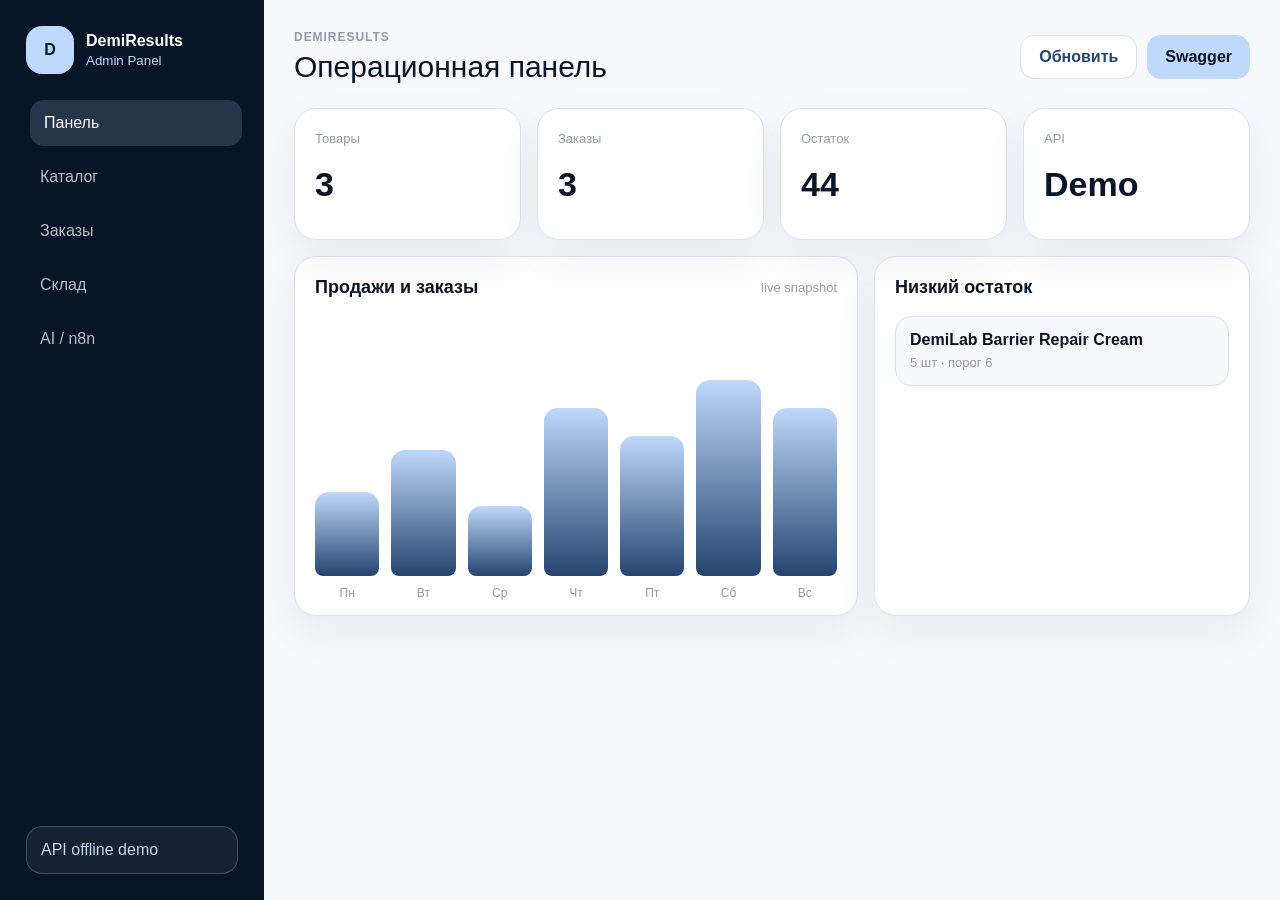
<file: web/admin_panel/index.html>
<!doctype html>
<html lang="ru">
  <head>
    <meta charset="utf-8" />
    <meta name="viewport" content="width=device-width, initial-scale=1" />
    <title>DemiResults Admin</title>
    <link rel="icon" href="data:," />
    <link rel="stylesheet" href="./styles.css" />
  </head>
  <body>
    <aside class="sidebar">
      <div class="brand">
        <span>D</span>
        <div>
          <strong>DemiResults</strong>
          <small>Admin Panel</small>
        </div>
      </div>
      <nav>
        <button class="is-active" data-section="dashboard">Панель</button>
        <button data-section="catalog">Каталог</button>
        <button data-section="orders">Заказы</button>
        <button data-section="inventory">Склад</button>
        <button data-section="ai">AI / n8n</button>
      </nav>
      <div class="status-pill" id="apiStatus">API проверяется</div>
    </aside>

    <main class="workspace">
      <header class="workspace-head">
        <div>
          <p class="eyebrow">DemiResults</p>
          <h1>Операционная панель</h1>
        </div>
        <div class="head-actions">
          <button class="ghost-btn" id="refreshBtn">Обновить</button>
          <a class="primary-btn" href="http://localhost:8000/api/docs/" target="_blank" rel="noreferrer">Swagger</a>
        </div>
      </header>

      <section class="section is-active" data-section-panel="dashboard">
        <div class="metric-grid">
          <article class="metric-card">
            <span>Товары</span>
            <strong id="metricProducts">0</strong>
          </article>
          <article class="metric-card">
            <span>Заказы</span>
            <strong id="metricOrders">0</strong>
          </article>
          <article class="metric-card">
            <span>Остаток</span>
            <strong id="metricStock">0</strong>
          </article>
          <article class="metric-card">
            <span>API</span>
            <strong id="metricHealth">—</strong>
          </article>
        </div>

        <div class="dashboard-grid">
          <section class="panel wide">
            <div class="panel-head">
              <h2>Продажи и заказы</h2>
              <span>live snapshot</span>
            </div>
            <div class="chart" id="chartBars"></div>
          </section>
          <section class="panel">
            <div class="panel-head">
              <h2>Низкий остаток</h2>
            </div>
            <div class="stock-alerts" id="stockAlerts"></div>
          </section>
        </div>
      </section>

      <section class="section" data-section-panel="catalog">
        <div class="panel">
          <div class="panel-head">
            <h2>Каталог</h2>
            <input id="catalogSearch" type="search" placeholder="Поиск товара" />
          </div>
          <div class="table" id="productsTable"></div>
        </div>
      </section>

      <section class="section" data-section-panel="orders">
        <div class="panel">
          <div class="panel-head">
            <h2>Заказы клиентов</h2>
            <span id="ordersCount">0 записей</span>
          </div>
          <div class="kanban" id="ordersBoard"></div>
        </div>
      </section>

      <section class="section" data-section-panel="inventory">
        <div class="panel">
          <div class="panel-head">
            <h2>Склад</h2>
            <span>остатки по каталогу</span>
          </div>
          <div class="inventory-list" id="inventoryList"></div>
        </div>
      </section>

      <section class="section" data-section-panel="ai">
        <div class="dashboard-grid">
          <section class="panel">
            <div class="panel-head">
              <h2>n8n webhook</h2>
            </div>
            <div class="integration-card">
              <span class="pulse"></span>
              <div>
                <strong>Подпись HMAC включена</strong>
                <p>Webhook принимает только token + signature.</p>
              </div>
            </div>
          </section>
          <section class="panel wide">
            <div class="panel-head">
              <h2>AI задачи</h2>
            </div>
            <div class="task-list">
              <article><strong>Подбор ухода</strong><span>по skin card клиента</span></article>
              <article><strong>Поиск товара</strong><span>только безопасный catalog payload</span></article>
              <article><strong>Передача сотруднику</strong><span>история сохраняется в backend</span></article>
            </div>
          </section>
        </div>
      </section>
    </main>

    <script src="./app.js"></script>
  </body>
</html>
</file>
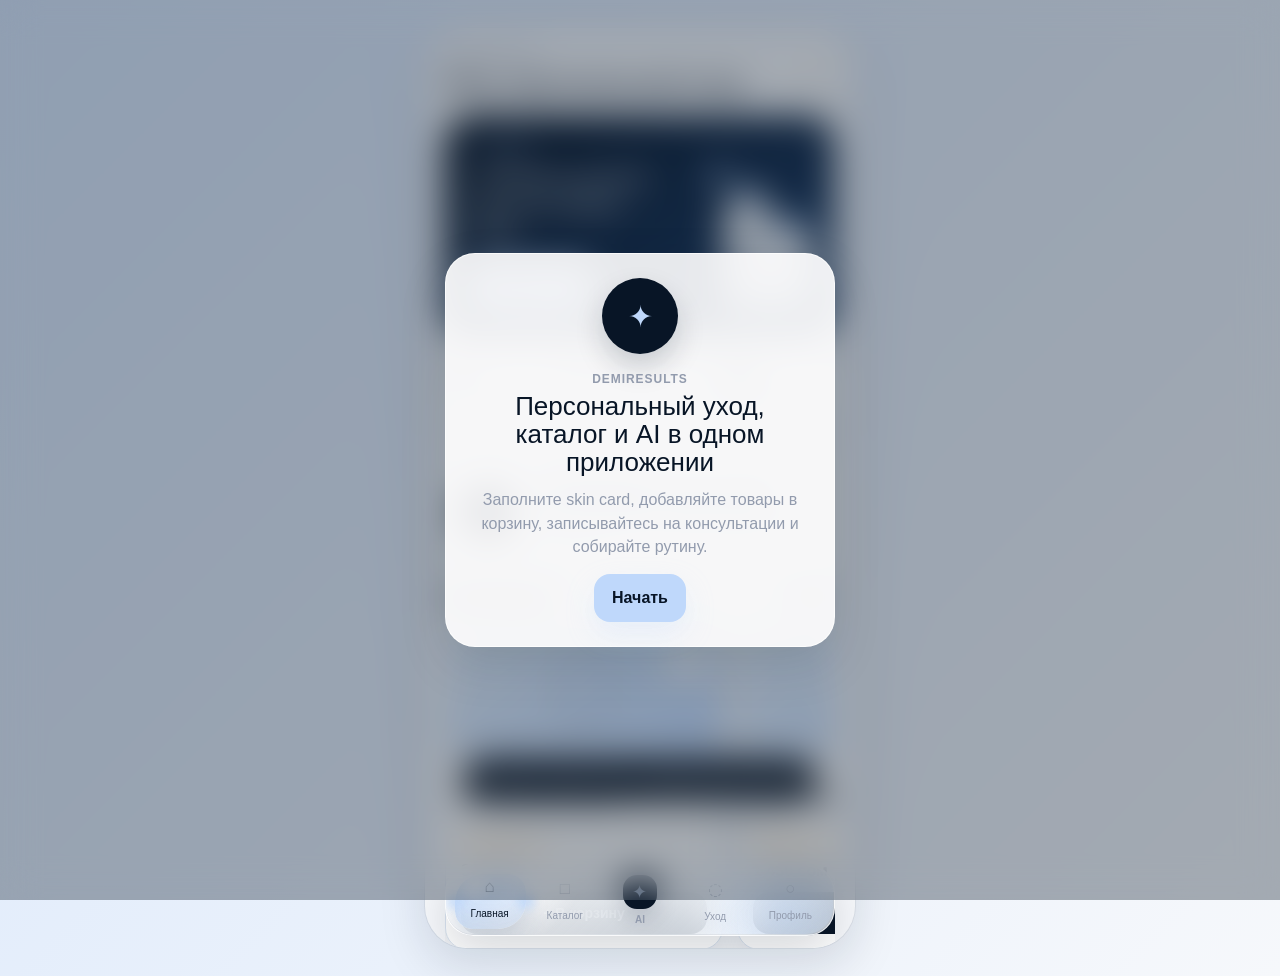
<file: web/client_site/index.html>
<!doctype html>
<html lang="ru">
  <head>
    <meta charset="utf-8" />
    <meta name="viewport" content="width=device-width, initial-scale=1, viewport-fit=cover" />
    <title>DemiResults Client</title>
    <link rel="icon" href="data:," />
    <link rel="stylesheet" href="./styles.css" />
  </head>
  <body>
    <main class="phone-shell" aria-label="DemiResults client app">
      <section class="screen is-active" data-screen="home">
        <header class="topbar">
          <div>
            <p class="eyebrow">DemiResults</p>
            <h1>Ваш персональный уход</h1>
          </div>
          <button class="icon-btn" data-action="refresh" aria-label="Обновить">
            <span>↻</span>
          </button>
        </header>

        <section class="hero-card">
          <div class="hero-copy">
            <p>AI-подбор</p>
            <h2>Соберите рутину под состояние кожи</h2>
            <button class="primary-btn" data-nav="ai">Открыть AI</button>
          </div>
          <div class="bottle-scene" aria-hidden="true">
            <div class="bottle tall"></div>
            <div class="bottle small"></div>
            <div class="drop"></div>
          </div>
        </section>

        <section class="stats-row">
          <article>
            <strong id="homeBonus">0</strong>
            <span>бонусов</span>
          </article>
          <article>
            <strong id="homeConsultTime">—</strong>
            <span>консультация</span>
          </article>
          <article>
            <strong id="homeRoutineDone">0/8</strong>
            <span>уход сегодня</span>
          </article>
        </section>

        <section class="ai-question-card" data-nav="ai">
          <div class="ai-mark" aria-hidden="true">✦</div>
          <div>
            <p class="eyebrow">AI-консультант</p>
            <h2>Что беспокоит вашу кожу?</h2>
            <span>Опишите жалобу и получите подбор средств из каталога.</span>
          </div>
        </section>

        <section class="section-head">
          <h2>Популярное</h2>
          <button data-nav="catalog">Все</button>
        </section>
        <div class="horizontal-products" id="homeProducts"></div>

        <section class="section-head inline">
          <h2>Акции</h2>
        </section>
        <div class="promo-row">
          <article>
            <strong>-15% на SPF</strong>
            <span>при заказе с AI-рекомендацией</span>
          </article>
          <article>
            <strong>250 бонусов</strong>
            <span>за первую консультацию</span>
          </article>
        </div>

        <section class="routine-strip" data-nav="routine">
          <div>
            <p class="eyebrow">Сегодня</p>
            <h2>Утренний уход</h2>
            <span id="routineProgressText">0 из 4 выполнено</span>
          </div>
          <div class="progress-ring" id="routineRing" aria-hidden="true">0%</div>
        </section>
      </section>

      <section class="screen" data-screen="catalog">
        <header class="topbar compact">
          <div>
            <p class="eyebrow">Каталог</p>
            <h1>Средства</h1>
          </div>
          <div class="top-actions">
            <button class="icon-btn badge-btn" data-nav="favorites" aria-label="Избранное">
              <svg viewBox="0 0 24 24" aria-hidden="true">
                <path d="M20.1 5.9a5.1 5.1 0 0 0-7.2 0l-.9.9-.9-.9a5.1 5.1 0 0 0-7.2 7.2l.9.9 7.2 7.2 7.2-7.2.9-.9a5.1 5.1 0 0 0 0-7.2Z" />
              </svg>
              <em id="favoriteBadge" data-favorite-count>0</em>
            </button>
            <button class="icon-btn badge-btn cart-shortcut" data-nav="cart" aria-label="Корзина">
              <svg viewBox="0 0 24 24" aria-hidden="true">
                <path d="M6.4 7.5h11.2l-1 8.2a2 2 0 0 1-2 1.8H9.4a2 2 0 0 1-2-1.8l-1-8.2Z" />
                <path d="M9 7.5a3 3 0 0 1 6 0" />
                <path d="M9.2 20h.1M14.7 20h.1" />
              </svg>
              <em id="cartBadge" data-cart-count>0</em>
            </button>
          </div>
        </header>
        <label class="search-field">
          <span>⌕</span>
          <input id="catalogSearch" type="search" placeholder="Поиск по уходу" autocomplete="off" />
        </label>
        <div class="chip-row" id="categoryChips"></div>
        <div class="product-list" id="catalogProducts"></div>
      </section>

      <section class="screen" data-screen="favorites">
        <header class="topbar compact">
          <button class="icon-btn back-btn" data-nav="catalog" aria-label="Назад">‹</button>
          <div>
            <p class="eyebrow">Избранное</p>
            <h1>Любимые средства</h1>
          </div>
          <button class="icon-btn badge-btn cart-shortcut" data-nav="cart" aria-label="Корзина">
            <svg viewBox="0 0 24 24" aria-hidden="true">
              <path d="M6.4 7.5h11.2l-1 8.2a2 2 0 0 1-2 1.8H9.4a2 2 0 0 1-2-1.8l-1-8.2Z" />
              <path d="M9 7.5a3 3 0 0 1 6 0" />
              <path d="M9.2 20h.1M14.7 20h.1" />
            </svg>
            <em data-cart-count>0</em>
          </button>
        </header>
        <div class="product-list favorites-list" id="favoriteProducts"></div>
      </section>

      <section class="screen" data-screen="ai">
        <header class="topbar compact">
          <div>
            <p class="eyebrow">AI-консультант</p>
            <h1>Skincare assistant</h1>
          </div>
        </header>
        <section class="ai-orb-card">
          <div class="ai-orb" aria-hidden="true"></div>
          <div>
            <h2>Персональный план ухода</h2>
            <p>AI анализирует skin card, историю заказов и каталог, чтобы предложить понятную рутину.</p>
          </div>
        </section>
        <div class="chat-thread" id="aiThread">
          <article class="chat-bubble ai">Расскажите, что сейчас беспокоит кожу: сухость, высыпания, пигментация или чувствительность?</article>
          <article class="chat-bubble user">Хочу мягкий уход и SPF на каждый день.</article>
          <article class="chat-bubble ai">Начнём с очищения, восстановления барьера и ежедневного SPF. Я добавила подходящие средства в рекомендации.</article>
        </div>
        <form class="ai-compose" id="aiForm">
          <input id="aiInput" type="text" placeholder="Спросить про уход" />
          <button type="submit">↑</button>
        </form>
      </section>

      <section class="screen" data-screen="cart">
        <header class="topbar compact">
          <button class="icon-btn back-btn" data-nav="catalog" aria-label="Назад">‹</button>
          <div>
            <p class="eyebrow">Корзина</p>
            <h1>Ваш заказ</h1>
          </div>
        </header>
        <div class="cart-list" id="cartItems"></div>
        <section class="checkout-card">
          <div>
            <span>Итого</span>
            <strong id="cartTotal">0 сом</strong>
          </div>
          <button class="primary-btn" id="checkoutBtn">Оформить</button>
        </section>
        <section class="checkout-form">
          <label>
            Адрес доставки
            <input id="deliveryAddress" type="text" placeholder="Бишкек, улица, дом, квартира" />
          </label>
          <label>
            Карта
            <select id="paymentCard">
              <option value="local">Локальная карта •••• 2026</option>
              <option value="new">Привязать новую карту</option>
            </select>
          </label>
        </section>
      </section>

      <section class="screen" data-screen="routine">
        <header class="topbar compact">
          <div>
            <p class="eyebrow">Уход</p>
            <h1>Ваш план</h1>
          </div>
        </header>
        <section class="routine-hero">
          <div>
            <h1>Мой уход</h1>
            <p id="routineDate">Пятница, 5 июня</p>
            <span>Прогресс сегодня</span>
            <strong id="routineHeroProgress">0 из 8</strong>
          </div>
          <div class="progress-ring large" id="routineRingLarge">0%</div>
        </section>
        <div class="routine-list" id="routineList"></div>
        <section class="section-head inline">
          <h2>Запись к консультанту</h2>
          <button data-nav="consultations">Открыть</button>
        </section>
        <div class="timeline" id="routineConsultationsList"></div>
      </section>

      <section class="screen" data-screen="consultations">
        <header class="topbar compact">
          <div>
            <p class="eyebrow">Консультации</p>
            <h1>Косметолог и AI</h1>
          </div>
        </header>
        <form class="consult-form" id="consultForm">
          <label>
            Дата и время
            <input type="datetime-local" id="consultDate" required />
          </label>
          <label>
            Жалоба
            <textarea id="consultConcern" rows="4" placeholder="Сухость, акне, пигментация..."></textarea>
          </label>
          <button class="primary-btn" type="submit">Записаться</button>
        </form>
        <div class="timeline" id="consultationsList"></div>
      </section>

      <section class="screen" data-screen="profile-orders">
        <header class="topbar compact">
          <button class="icon-btn back-btn" data-nav="profile" aria-label="Назад">‹</button>
          <div>
            <p class="eyebrow">Профиль</p>
            <h1>История заказов</h1>
          </div>
        </header>
        <div class="timeline" id="profileOrdersScreen"></div>
      </section>

      <section class="screen" data-screen="profile-consultations">
        <header class="topbar compact">
          <button class="icon-btn back-btn" data-nav="profile" aria-label="Назад">‹</button>
          <div>
            <p class="eyebrow">Профиль</p>
            <h1>История консультаций</h1>
          </div>
        </header>
        <div class="timeline" id="profileConsultationsScreen"></div>
      </section>

      <section class="screen" data-screen="profile">
        <header class="profile-head">
          <div class="avatar" aria-hidden="true">D</div>
          <div>
            <p class="eyebrow">Профиль</p>
            <h1 id="profileName">Клиент</h1>
            <span id="profilePhone">+996</span>
          </div>
        </header>
        <form class="profile-card" id="profileForm">
          <label>
            Имя
            <input id="firstName" type="text" placeholder="Имя" />
          </label>
          <label>
            Тип кожи
            <select id="skinType">
              <option value="">Не выбрано</option>
              <option value="dry">Сухая</option>
              <option value="normal">Нормальная</option>
              <option value="combination">Комбинированная</option>
              <option value="oily">Жирная</option>
              <option value="sensitive">Чувствительная</option>
            </select>
          </label>
          <label>
            Особенности
            <textarea id="skinConcerns" rows="3" placeholder="Акне, сухость, покраснения"></textarea>
          </label>
          <button class="primary-btn" type="submit">Сохранить</button>
        </form>
        <section class="bonus-card">
          <span>Бонусный баланс</span>
          <strong id="bonusBalance">0 сом</strong>
        </section>
        <section class="profile-stack">
          <article class="profile-section">
            <div class="section-head inline">
              <h2>История заказов</h2>
            </div>
            <button class="profile-link" data-nav="profile-orders">
              <span>Открыть историю</span>
              <strong id="orderHistoryCount">0 заказов</strong>
            </button>
          </article>
          <article class="profile-section">
            <div class="section-head inline">
              <h2>История консультаций</h2>
            </div>
            <button class="profile-link" data-nav="profile-consultations">
              <span>Открыть консультации</span>
              <strong id="consultHistoryCount">0 записей</strong>
            </button>
          </article>
          <article class="profile-section">
            <div class="section-head inline">
              <h2>Настройки темы</h2>
            </div>
            <div class="theme-toggle">
              <button class="is-active" data-theme="light">Светлая</button>
              <button data-theme="dark">Тёмная</button>
            </div>
          </article>
          <article class="profile-section">
            <div class="section-head inline">
              <h2>Карта оплаты</h2>
            </div>
            <div class="card-binding">
              <span>•••• 2026</span>
              <strong>Локальная карта</strong>
              <button type="button" id="bindCardBtn">Привязать карту</button>
            </div>
          </article>
        </section>
      </section>

      <nav class="bottom-nav" aria-label="Основная навигация">
        <div class="nav-liquid" aria-hidden="true"></div>
        <button class="is-active" data-nav="home"><span>⌂</span><small>Главная</small></button>
        <button data-nav="catalog"><span>□</span><small>Каталог</small></button>
        <button class="ai-nav" data-nav="ai"><span>✦</span><small>AI</small></button>
        <button data-nav="routine"><span>◌</span><small>Уход</small></button>
        <button data-nav="profile"><span>○</span><small>Профиль</small></button>
      </nav>
    </main>

    <section class="onboarding is-visible" id="onboarding">
      <div class="onboarding-card">
        <div class="ai-mark large" aria-hidden="true">✦</div>
        <p class="eyebrow">DemiResults</p>
        <h1>Персональный уход, каталог и AI в одном приложении</h1>
        <p>Заполните skin card, добавляйте товары в корзину, записывайтесь на консультации и собирайте рутину.</p>
        <button class="primary-btn" id="startOnboarding">Начать</button>
      </div>
    </section>

    <section class="loading-overlay" id="loadingOverlay">
      <div class="loading-card">
        <div class="loader-liquid"></div>
        <strong>Загружаем уход</strong>
        <span>Синхронизируем каталог, бонусы и консультации</span>
      </div>
    </section>

    <section class="product-modal" id="productModal" aria-hidden="true">
      <article class="product-detail">
        <button class="modal-close" id="closeProductModal">×</button>
        <div class="detail-visual"><div class="detail-drop"></div></div>
        <div class="detail-body" id="productDetailBody"></div>
      </article>
    </section>

    <div class="toast" id="toast" role="status" aria-live="polite"></div>
    <script src="./app.js"></script>
  </body>
</html>
</file>
<file: web/admin_panel/styles.css>
:root {
  --navy: #081526;
  --mid: #24456f;
  --accent: #bfd8fb;
  --soft: #e6f0fb;
  --bg: #f6f8fb;
  --muted: #929bad;
  --line: #d9e3ef;
  --white: #ffffff;
  --good: #3e7d61;
  --warn: #b8792d;
}

* {
  box-sizing: border-box;
}

html {
  font-family: Inter, -apple-system, BlinkMacSystemFont, "Segoe UI", sans-serif;
  color: var(--navy);
  background: var(--bg);
}

body {
  min-width: 1180px;
  min-height: 100vh;
  margin: 0;
  display: grid;
  grid-template-columns: 264px 1fr;
}

button,
input {
  font: inherit;
}

.sidebar {
  position: sticky;
  top: 0;
  height: 100vh;
  display: flex;
  flex-direction: column;
  gap: 26px;
  padding: 26px;
  background: var(--navy);
  color: var(--white);
}

.brand {
  display: flex;
  align-items: center;
  gap: 12px;
}

.brand > span {
  width: 48px;
  height: 48px;
  display: grid;
  place-items: center;
  border-radius: 16px;
  background: var(--accent);
  color: var(--navy);
  font-weight: 800;
}

.brand strong,
.brand small {
  display: block;
}

.brand small {
  margin-top: 3px;
  color: var(--accent);
}

.sidebar nav {
  display: grid;
  gap: 8px;
}

.sidebar button {
  height: 46px;
  border: 0;
  border-radius: 14px;
  padding: 0 14px;
  color: rgba(255, 255, 255, 0.72);
  background: transparent;
  text-align: left;
  cursor: pointer;
  transition: background 180ms ease, color 180ms ease, transform 180ms ease;
}

.sidebar button:hover,
.sidebar button.is-active {
  color: var(--white);
  background: rgba(191, 216, 251, 0.16);
  transform: translateX(4px);
}

.status-pill {
  margin-top: auto;
  border: 1px solid rgba(191, 216, 251, 0.25);
  border-radius: 16px;
  padding: 14px;
  color: var(--accent);
  background: rgba(255, 255, 255, 0.06);
}

.workspace {
  padding: 30px;
  overflow: hidden;
}

.workspace-head {
  display: flex;
  justify-content: space-between;
  align-items: center;
  margin-bottom: 24px;
}

.eyebrow {
  margin: 0 0 6px;
  color: var(--muted);
  font-size: 12px;
  font-weight: 800;
  letter-spacing: 0.08em;
  text-transform: uppercase;
}

h1,
h2,
p {
  margin-top: 0;
}

h1 {
  margin-bottom: 0;
  font-size: 30px;
  font-weight: 500;
}

h2 {
  margin-bottom: 0;
  font-size: 18px;
}

.head-actions {
  display: flex;
  gap: 10px;
}

.primary-btn,
.ghost-btn {
  min-height: 44px;
  display: inline-flex;
  align-items: center;
  border-radius: 14px;
  padding: 0 18px;
  text-decoration: none;
  font-weight: 800;
  cursor: pointer;
}

.primary-btn {
  border: 0;
  color: var(--navy);
  background: var(--accent);
}

.ghost-btn {
  border: 1px solid var(--line);
  color: var(--mid);
  background: var(--white);
}

.section {
  display: none;
  animation: panelIn 300ms ease both;
}

.section.is-active {
  display: block;
}

.metric-grid {
  display: grid;
  grid-template-columns: repeat(4, 1fr);
  gap: 16px;
  margin-bottom: 16px;
}

.metric-card,
.panel {
  border: 1px solid var(--line);
  border-radius: 22px;
  background: rgba(255, 255, 255, 0.86);
  box-shadow: 0 16px 42px rgba(8, 21, 38, 0.06);
}

.metric-card {
  min-height: 132px;
  padding: 20px;
  animation: cardRise 380ms ease both;
}

.metric-card span,
.panel-head span {
  color: var(--muted);
  font-size: 13px;
}

.metric-card strong {
  display: block;
  margin-top: 18px;
  font-size: 34px;
}

.dashboard-grid {
  display: grid;
  grid-template-columns: 1.5fr 1fr;
  gap: 16px;
}

.panel {
  padding: 20px;
}

.panel.wide {
  min-height: 360px;
}

.panel-head {
  display: flex;
  justify-content: space-between;
  align-items: center;
  gap: 16px;
  margin-bottom: 18px;
}

.panel-head input {
  width: 320px;
  height: 42px;
  border: 1px solid var(--line);
  border-radius: 14px;
  padding: 0 14px;
  outline: 0;
  color: var(--navy);
  background: var(--bg);
}

.chart {
  height: 260px;
  display: grid;
  grid-template-columns: repeat(7, 1fr);
  align-items: end;
  gap: 12px;
  padding-top: 20px;
}

.bar {
  position: relative;
  min-height: 18px;
  border-radius: 14px 14px 8px 8px;
  background: linear-gradient(180deg, var(--accent), var(--mid));
  animation: growBar 700ms cubic-bezier(0.2, 0.8, 0.2, 1) both;
}

.bar span {
  position: absolute;
  left: 50%;
  bottom: -24px;
  transform: translateX(-50%);
  color: var(--muted);
  font-size: 12px;
}

.stock-alerts,
.inventory-list,
.task-list {
  display: grid;
  gap: 10px;
}

.stock-alerts article,
.inventory-list article,
.task-list article,
.integration-card {
  border: 1px solid var(--line);
  border-radius: 16px;
  padding: 14px;
  background: var(--bg);
}

.stock-alerts strong,
.inventory-list strong,
.task-list strong {
  display: block;
  margin-bottom: 4px;
}

.stock-alerts span,
.inventory-list span,
.task-list span,
.integration-card p {
  margin: 0;
  color: var(--muted);
  font-size: 13px;
}

.table {
  display: grid;
  border: 1px solid var(--line);
  border-radius: 16px;
  overflow: hidden;
}

.table-row {
  display: grid;
  grid-template-columns: 1.2fr 0.7fr 0.7fr 0.6fr 0.6fr;
  gap: 12px;
  min-height: 56px;
  align-items: center;
  padding: 0 16px;
  border-bottom: 1px solid var(--line);
  animation: rowIn 260ms ease both;
}

.table-row:last-child {
  border-bottom: 0;
}

.table-row.header {
  min-height: 44px;
  color: var(--muted);
  background: var(--soft);
  font-size: 12px;
  font-weight: 800;
  text-transform: uppercase;
}

.badge {
  width: fit-content;
  border-radius: 999px;
  padding: 5px 10px;
  background: var(--soft);
  color: var(--mid);
  font-size: 12px;
  font-weight: 800;
}

.badge.warn {
  background: #fff0d8;
  color: var(--warn);
}

.badge.good {
  background: #e3f5ed;
  color: var(--good);
}

.kanban {
  display: grid;
  grid-template-columns: repeat(5, 1fr);
  gap: 12px;
}

.kanban-column {
  min-height: 430px;
  border-radius: 18px;
  padding: 12px;
  background: var(--bg);
}

.kanban-column h3 {
  margin: 0 0 12px;
  font-size: 13px;
}

.order-ticket {
  border: 1px solid var(--line);
  border-radius: 15px;
  padding: 12px;
  margin-bottom: 10px;
  background: var(--white);
  animation: ticketIn 320ms ease both;
}

.order-ticket strong {
  display: block;
  margin-bottom: 6px;
}

.order-ticket span {
  color: var(--muted);
  font-size: 12px;
}

.integration-card {
  display: flex;
  align-items: center;
  gap: 14px;
}

.pulse {
  width: 14px;
  height: 14px;
  border-radius: 999px;
  background: var(--good);
  box-shadow: 0 0 0 0 rgba(62, 125, 97, 0.45);
  animation: pulse 1.8s ease-out infinite;
}

@keyframes panelIn {
  from {
    opacity: 0;
    transform: translateY(10px);
  }
  to {
    opacity: 1;
    transform: translateY(0);
  }
}

@keyframes cardRise {
  from {
    opacity: 0;
    transform: translateY(12px);
  }
  to {
    opacity: 1;
    transform: translateY(0);
  }
}

@keyframes growBar {
  from {
    height: 0;
  }
}

@keyframes rowIn {
  from {
    opacity: 0;
    transform: translateX(8px);
  }
  to {
    opacity: 1;
    transform: translateX(0);
  }
}

@keyframes ticketIn {
  from {
    opacity: 0;
    transform: scale(0.96);
  }
  to {
    opacity: 1;
    transform: scale(1);
  }
}

@keyframes pulse {
  70% {
    box-shadow: 0 0 0 12px rgba(62, 125, 97, 0);
  }
  100% {
    box-shadow: 0 0 0 0 rgba(62, 125, 97, 0);
  }
}

@media (prefers-reduced-motion: reduce) {
  *,
  *::before,
  *::after {
    animation-duration: 1ms !important;
    transition-duration: 1ms !important;
  }
}
</file>
<file: web/client_site/styles.css>
:root {
  --navy: #081526;
  --mid: #24456f;
  --accent: #bfd8fb;
  --soft: #e6f0fb;
  --bg: #f6f8fb;
  --muted: #929bad;
  --line: #d9e3ef;
  --white: #ffffff;
  --shadow: 0 18px 48px rgba(8, 21, 38, 0.13);
  --glass: rgba(255, 255, 255, 0.54);
  --glass-strong: rgba(255, 255, 255, 0.78);
}

* {
  box-sizing: border-box;
}

html {
  font-family: Inter, -apple-system, BlinkMacSystemFont, "Segoe UI", sans-serif;
  color: var(--navy);
  background: #dfe6ef;
}

body {
  min-height: 100vh;
  margin: 0;
  display: grid;
  place-items: center;
  background:
    linear-gradient(135deg, rgba(191, 216, 251, 0.55), rgba(246, 248, 251, 0.9)),
    var(--bg);
}

button,
input,
select,
textarea {
  font: inherit;
}

button {
  cursor: pointer;
}

.phone-shell {
  width: min(430px, 100vw);
  min-height: 100vh;
  position: relative;
  overflow: hidden;
  background: var(--bg);
  box-shadow: 0 0 0 1px rgba(8, 21, 38, 0.06), var(--shadow);
}

.screen {
  display: none;
  min-height: 100vh;
  padding: max(22px, env(safe-area-inset-top)) 20px 104px;
  animation: screenIn 360ms cubic-bezier(0.2, 0.8, 0.2, 1);
}

.screen.is-active {
  display: block;
}

.topbar,
.profile-head {
  display: flex;
  justify-content: space-between;
  align-items: flex-start;
  gap: 16px;
  margin-bottom: 18px;
}

.topbar.compact {
  margin-bottom: 14px;
}

.topbar.compact .back-btn + div {
  flex: 1;
}

.eyebrow {
  margin: 0 0 6px;
  font-size: 12px;
  font-weight: 700;
  color: var(--muted);
  letter-spacing: 0.08em;
  text-transform: uppercase;
}

h1,
h2,
p {
  margin-top: 0;
}

h1 {
  margin-bottom: 0;
  font-size: 26px;
  line-height: 1.08;
  font-weight: 500;
  letter-spacing: 0;
}

h2 {
  margin-bottom: 0;
  font-size: 18px;
  line-height: 1.2;
}

.icon-btn,
.bottom-nav button,
.section-head button {
  border: 0;
  background: transparent;
  color: var(--navy);
}

.icon-btn {
  position: relative;
  width: 44px;
  height: 44px;
  border-radius: 16px;
  background: var(--glass-strong);
  backdrop-filter: blur(18px) saturate(1.35);
  box-shadow: 0 10px 24px rgba(8, 21, 38, 0.08);
  transition: transform 180ms ease, background 180ms ease;
}

.icon-btn:active {
  transform: scale(0.94) rotate(-12deg);
}

.hero-card {
  min-height: 178px;
  display: grid;
  grid-template-columns: 1.2fr 0.8fr;
  gap: 14px;
  overflow: hidden;
  border-radius: 28px;
  padding: 22px;
  background: linear-gradient(145deg, var(--navy), var(--mid));
  color: var(--white);
  box-shadow: var(--shadow);
}

.hero-copy p {
  margin-bottom: 10px;
  color: var(--accent);
  font-size: 13px;
  font-weight: 700;
}

.hero-copy h2 {
  max-width: 210px;
  margin-bottom: 18px;
  font-size: 23px;
  font-weight: 500;
}

.primary-btn {
  min-height: 48px;
  border: 0;
  border-radius: 16px;
  padding: 0 18px;
  color: var(--navy);
  background: var(--accent);
  font-weight: 800;
  box-shadow: 0 12px 28px rgba(191, 216, 251, 0.26);
  transition: transform 180ms ease, box-shadow 180ms ease, background 180ms ease;
}

.primary-btn:active {
  transform: translateY(2px) scale(0.98);
  box-shadow: 0 6px 18px rgba(8, 21, 38, 0.12);
}

.bottle-scene {
  position: relative;
  min-height: 142px;
}

.bottle {
  position: absolute;
  bottom: 0;
  width: 48px;
  border: 1px solid rgba(255, 255, 255, 0.38);
  border-radius: 16px 16px 12px 12px;
  background: linear-gradient(180deg, rgba(255, 255, 255, 0.95), rgba(230, 240, 251, 0.7));
  animation: floatBottle 3.6s ease-in-out infinite;
}

.bottle::before {
  content: "";
  position: absolute;
  left: 14px;
  top: -16px;
  width: 20px;
  height: 18px;
  border-radius: 7px 7px 2px 2px;
  background: var(--accent);
}

.bottle.tall {
  right: 42px;
  height: 112px;
}

.bottle.small {
  right: 0;
  height: 82px;
  animation-delay: 420ms;
}

.drop {
  position: absolute;
  right: 88px;
  top: 28px;
  width: 14px;
  height: 20px;
  border-radius: 50% 50% 55% 55%;
  background: var(--accent);
  transform: rotate(18deg);
  animation: dropPulse 2.4s ease-in-out infinite;
}

.stats-row {
  display: grid;
  grid-template-columns: repeat(3, 1fr);
  gap: 10px;
  margin: 16px 0 24px;
}

.stats-row article,
.product-card,
.checkout-card,
.profile-card,
.bonus-card,
.consult-form,
.ai-orb-card,
.ai-compose,
.routine-strip,
.routine-hero,
.routine-step,
.order-card,
.timeline-item,
.cart-item {
  border: 1px solid var(--line);
  background: rgba(255, 255, 255, 0.84);
  box-shadow: 0 10px 28px rgba(8, 21, 38, 0.06);
}

.stats-row article {
  min-height: 78px;
  border-radius: 20px;
  padding: 14px;
}

.stats-row strong,
.bonus-card strong {
  display: block;
  font-size: 20px;
}

.stats-row span,
.bonus-card span,
.checkout-card span {
  color: var(--muted);
  font-size: 12px;
}

.section-head {
  display: flex;
  justify-content: space-between;
  align-items: center;
  margin-bottom: 12px;
}

.section-head.inline {
  margin-top: 20px;
}

.section-head button {
  color: var(--mid);
  font-weight: 800;
}

.horizontal-products {
  display: grid;
  grid-auto-flow: column;
  grid-auto-columns: 72%;
  gap: 14px;
  overflow-x: auto;
  padding: 2px 4px 18px 0;
  scroll-snap-type: x mandatory;
}

.horizontal-products::-webkit-scrollbar,
.product-list::-webkit-scrollbar,
.chip-row::-webkit-scrollbar {
  display: none;
}

.product-card {
  position: relative;
  min-height: 176px;
  border-radius: 24px;
  padding: 18px;
  scroll-snap-align: start;
  overflow: hidden;
  background: var(--white);
  animation: cardUp 420ms ease both;
}

.product-card::after {
  content: "";
  position: absolute;
  right: 16px;
  bottom: 16px;
  width: 54px;
  height: 86px;
  border-radius: 18px 18px 12px 12px;
  background: linear-gradient(180deg, var(--soft), var(--accent));
  box-shadow: inset 0 0 0 1px rgba(8, 21, 38, 0.08);
}

.product-card h3 {
  position: relative;
  z-index: 1;
  max-width: 70%;
  margin: 0 0 10px;
  font-size: 17px;
  line-height: 1.18;
}

.product-card p {
  position: relative;
  z-index: 1;
  max-width: 68%;
  min-height: 38px;
  margin-bottom: 16px;
  color: var(--muted);
  font-size: 13px;
}

.price-row,
.cart-item,
.order-card {
  display: flex;
  justify-content: space-between;
  align-items: center;
  gap: 12px;
}

.price-row {
  position: relative;
  z-index: 1;
}

.add-btn {
  width: 38px;
  height: 38px;
  border: 0;
  border-radius: 14px;
  background: var(--navy);
  color: var(--white);
  font-size: 20px;
  transition: transform 180ms ease;
}

.add-btn:active {
  transform: scale(0.9);
}

.search-field {
  height: 52px;
  display: flex;
  align-items: center;
  gap: 10px;
  border: 1px solid var(--line);
  border-radius: 18px;
  padding: 0 16px;
  background: var(--white);
}

.search-field input,
.profile-card input,
.profile-card select,
.profile-card textarea,
.consult-form input,
.consult-form textarea {
  width: 100%;
  border: 0;
  outline: 0;
  color: var(--navy);
  background: transparent;
}

.chip-row {
  display: flex;
  gap: 8px;
  overflow-x: auto;
  padding: 14px 0;
}

.chip {
  min-height: 36px;
  border: 1px solid var(--line);
  border-radius: 999px;
  padding: 0 14px;
  background: var(--white);
  color: var(--mid);
  white-space: nowrap;
}

.chip.is-active {
  background: var(--navy);
  color: var(--white);
}

.product-list {
  display: grid;
  grid-template-columns: repeat(2, minmax(0, 1fr));
  gap: 14px;
  max-height: calc(100vh - 220px);
  overflow-y: auto;
  padding-bottom: 18px;
}

.top-actions {
  display: flex;
  gap: 8px;
}

.badge-btn em {
  position: absolute;
  right: -4px;
  top: -4px;
  min-width: 18px;
  height: 18px;
  display: grid;
  place-items: center;
  border-radius: 999px;
  background: var(--navy);
  color: var(--white);
  font-size: 10px;
  font-style: normal;
  font-weight: 800;
}

.badge-btn svg {
  width: 23px;
  height: 23px;
  fill: none;
  stroke: var(--navy);
  stroke-width: 1.9;
  stroke-linecap: round;
  stroke-linejoin: round;
}

.back-btn {
  flex: 0 0 auto;
  display: grid;
  place-items: center;
  font-size: 28px;
  line-height: 1;
}

.cart-list,
.timeline,
#myOrders {
  display: grid;
  gap: 12px;
}

.cart-item,
.order-card,
.timeline-item {
  border-radius: 20px;
  padding: 14px;
}

.cart-item h3,
.order-card h3,
.timeline-item h3 {
  margin: 0 0 6px;
  font-size: 15px;
}

.cart-item p,
.order-card p,
.timeline-item p {
  margin: 0;
  color: var(--muted);
  font-size: 12px;
}

.qty-stepper {
  display: flex;
  align-items: center;
  gap: 8px;
}

.qty-stepper button {
  width: 30px;
  height: 30px;
  border: 0;
  border-radius: 10px;
  color: var(--navy);
  background: var(--soft);
}

.checkout-card {
  display: flex;
  justify-content: space-between;
  align-items: center;
  gap: 14px;
  margin-top: 16px;
  border-radius: 24px;
  padding: 16px;
}

.checkout-card .primary-btn {
  min-width: 136px;
}

.consult-form,
.profile-card {
  display: grid;
  gap: 14px;
  border-radius: 24px;
  padding: 18px;
}

.consult-form label,
.profile-card label {
  display: grid;
  gap: 8px;
  color: var(--muted);
  font-size: 12px;
  font-weight: 700;
}

.consult-form input,
.consult-form textarea,
.profile-card input,
.profile-card select,
.profile-card textarea {
  min-height: 44px;
  border: 1px solid var(--line);
  border-radius: 14px;
  padding: 11px 12px;
  background: var(--bg);
}

.profile-head {
  align-items: center;
}

.avatar {
  width: 74px;
  height: 74px;
  display: grid;
  place-items: center;
  flex: 0 0 auto;
  border-radius: 26px;
  background: var(--navy);
  color: var(--accent);
  font-size: 30px;
  font-weight: 700;
  box-shadow: var(--shadow);
}

.profile-head span {
  color: var(--muted);
}

.bonus-card {
  margin-top: 14px;
  border-radius: 24px;
  padding: 18px;
}

.routine-strip {
  display: flex;
  align-items: center;
  justify-content: space-between;
  gap: 14px;
  margin-top: 4px;
  border-radius: 24px;
  padding: 18px;
}

.routine-strip span {
  color: var(--muted);
  font-size: 12px;
}

.progress-ring {
  --progress: 0%;
  width: 58px;
  height: 58px;
  display: grid;
  place-items: center;
  flex: 0 0 auto;
  border-radius: 999px;
  background:
    radial-gradient(circle at center, var(--white) 58%, transparent 60%),
    conic-gradient(var(--mid) var(--progress), var(--soft) 0);
  color: var(--navy);
  font-size: 12px;
  font-weight: 900;
  box-shadow: inset 0 0 0 1px rgba(8, 21, 38, 0.06), 0 12px 26px rgba(8, 21, 38, 0.08);
}

.progress-ring.large {
  width: 84px;
  height: 84px;
  font-size: 15px;
}

.ai-orb-card {
  position: relative;
  display: grid;
  grid-template-columns: 92px 1fr;
  gap: 16px;
  align-items: center;
  overflow: hidden;
  border-radius: 28px;
  padding: 18px;
}

.ai-orb-card p {
  margin: 8px 0 0;
  color: var(--muted);
  font-size: 13px;
  line-height: 1.45;
}

.ai-orb {
  width: 82px;
  height: 82px;
  border-radius: 31px;
  background:
    radial-gradient(circle at 32% 28%, rgba(255, 255, 255, 0.95), transparent 26%),
    linear-gradient(145deg, var(--accent), var(--mid));
  box-shadow: inset 0 0 18px rgba(255, 255, 255, 0.42), 0 18px 38px rgba(36, 69, 111, 0.28);
  animation: liquidBreathe 4.2s ease-in-out infinite;
}

.chat-thread {
  display: grid;
  gap: 10px;
  margin: 16px 0;
}

.chat-bubble {
  width: fit-content;
  max-width: 84%;
  border-radius: 22px;
  padding: 13px 15px;
  font-size: 14px;
  line-height: 1.42;
  animation: bubbleIn 300ms ease both;
}

.chat-bubble.ai {
  border-bottom-left-radius: 8px;
  background: var(--white);
  color: var(--navy);
  box-shadow: 0 10px 24px rgba(8, 21, 38, 0.06);
}

.chat-bubble.user {
  justify-self: end;
  border-bottom-right-radius: 8px;
  background: var(--mid);
  color: var(--white);
}

.ai-compose {
  position: sticky;
  bottom: 92px;
  display: grid;
  grid-template-columns: 1fr 44px;
  gap: 10px;
  align-items: center;
  border-radius: 24px;
  padding: 10px;
  background: rgba(255, 255, 255, 0.72);
  backdrop-filter: blur(18px) saturate(1.25);
}

.ai-compose input {
  min-height: 42px;
  border: 0;
  outline: 0;
  border-radius: 16px;
  padding: 0 12px;
  background: var(--bg);
  color: var(--navy);
}

.ai-compose button {
  width: 44px;
  height: 44px;
  border: 0;
  border-radius: 16px;
  background: var(--navy);
  color: var(--white);
  font-weight: 900;
}

.routine-hero {
  display: flex;
  align-items: center;
  justify-content: space-between;
  gap: 18px;
  overflow: hidden;
  border-radius: 30px;
  padding: 22px;
  color: var(--white);
  background:
    radial-gradient(circle at 82% 18%, rgba(191, 216, 251, 0.62), transparent 24%),
    linear-gradient(145deg, var(--mid), var(--navy));
}

.routine-hero p {
  margin-bottom: 8px;
  color: var(--accent);
  font-weight: 800;
}

.routine-list {
  display: grid;
  gap: 12px;
  margin-top: 16px;
}

.routine-step {
  display: grid;
  grid-template-columns: 42px 1fr auto;
  align-items: center;
  gap: 12px;
  border-radius: 22px;
  padding: 14px;
  transition: transform 180ms ease, background 180ms ease;
}

.routine-step:active {
  transform: scale(0.985);
}

.routine-step .step-icon {
  width: 42px;
  height: 42px;
  display: grid;
  place-items: center;
  border-radius: 16px;
  background: var(--soft);
}

.routine-step h3 {
  margin: 0 0 3px;
  font-size: 15px;
}

.routine-step p {
  margin: 0;
  color: var(--muted);
  font-size: 12px;
}

.routine-check {
  width: 28px;
  height: 28px;
  border: 1px solid var(--line);
  border-radius: 999px;
  background: var(--white);
}

.routine-step.is-done {
  background: rgba(230, 240, 251, 0.92);
}

.routine-step.is-done .routine-check {
  border-color: var(--mid);
  background: var(--mid);
  box-shadow: inset 0 0 0 6px var(--accent);
}

.bottom-nav {
  position: fixed;
  left: 50%;
  bottom: max(12px, env(safe-area-inset-bottom));
  z-index: 20;
  width: min(390px, calc(100vw - 24px));
  height: 72px;
  display: grid;
  grid-template-columns: repeat(5, 1fr);
  gap: 4px;
  transform: translateX(-50%);
  border: 1px solid rgba(255, 255, 255, 0.68);
  border-radius: 28px;
  padding: 8px;
  overflow: hidden;
  background:
    linear-gradient(135deg, rgba(255, 255, 255, 0.78), rgba(230, 240, 251, 0.48)),
    rgba(255, 255, 255, 0.54);
  backdrop-filter: blur(24px) saturate(1.65);
  -webkit-backdrop-filter: blur(24px) saturate(1.65);
  box-shadow:
    inset 0 1px 0 rgba(255, 255, 255, 0.85),
    inset 0 -1px 0 rgba(8, 21, 38, 0.06),
    0 18px 46px rgba(8, 21, 38, 0.16);
  isolation: isolate;
}

.bottom-nav::before {
  content: "";
  position: absolute;
  inset: 1px;
  z-index: 0;
  border-radius: 27px;
  background:
    radial-gradient(circle at 16% 10%, rgba(255, 255, 255, 0.95), transparent 22%),
    radial-gradient(circle at 88% 70%, rgba(191, 216, 251, 0.42), transparent 26%);
  pointer-events: none;
}

.bottom-nav::after {
  content: "";
  position: absolute;
  inset: -40% -25%;
  z-index: 0;
  background: linear-gradient(105deg, transparent 30%, rgba(255, 255, 255, 0.36) 48%, transparent 62%);
  transform: translateX(-50%);
  animation: glassSweep 6s ease-in-out infinite;
  pointer-events: none;
}

.nav-liquid {
  position: absolute;
  left: 8px;
  top: 8px;
  z-index: 1;
  width: calc((100% - 16px - 16px) / 5);
  height: 56px;
  border-radius: 22px;
  background:
    radial-gradient(circle at 30% 18%, rgba(255, 255, 255, 0.96), transparent 28%),
    linear-gradient(145deg, rgba(191, 216, 251, 0.92), rgba(230, 240, 251, 0.68));
  box-shadow:
    inset 0 1px 0 rgba(255, 255, 255, 0.95),
    inset 0 -10px 18px rgba(36, 69, 111, 0.08),
    0 10px 24px rgba(36, 69, 111, 0.16);
  transform: translate3d(0, 0, 0);
  transition:
    transform 520ms cubic-bezier(0.16, 1, 0.3, 1),
    width 520ms cubic-bezier(0.16, 1, 0.3, 1),
    border-radius 520ms cubic-bezier(0.16, 1, 0.3, 1);
  pointer-events: none;
}

.nav-liquid::before,
.nav-liquid::after {
  content: "";
  position: absolute;
  top: 50%;
  width: 18px;
  height: 18px;
  border-radius: 999px;
  background: rgba(191, 216, 251, 0.72);
  filter: blur(4px);
  opacity: 0;
  transition: opacity 260ms ease, transform 520ms cubic-bezier(0.16, 1, 0.3, 1);
}

.nav-liquid::before {
  left: -9px;
  transform: translate(10px, -50%) scale(0.5);
}

.nav-liquid::after {
  right: -9px;
  transform: translate(-10px, -50%) scale(0.5);
}

.bottom-nav.is-moving .nav-liquid {
  border-radius: 28px 18px 28px 18px;
}

.bottom-nav.is-moving .nav-liquid::before,
.bottom-nav.is-moving .nav-liquid::after {
  opacity: 1;
  transform: translate(0, -50%) scale(1);
}

.bottom-nav button {
  position: relative;
  z-index: 2;
  display: grid;
  place-items: center;
  gap: 2px;
  border-radius: 18px;
  color: var(--muted);
  -webkit-tap-highlight-color: transparent;
  transition: color 240ms ease, transform 260ms cubic-bezier(0.16, 1, 0.3, 1), filter 240ms ease;
}

.bottom-nav span {
  font-size: 17px;
}

.bottom-nav small {
  font-size: 10px;
}

.bottom-nav button.is-active {
  color: var(--navy);
  transform: translateY(-2px);
  filter: drop-shadow(0 5px 8px rgba(8, 21, 38, 0.1));
}

.bottom-nav .ai-nav span {
  width: 34px;
  height: 34px;
  display: grid;
  place-items: center;
  margin-top: 0;
  border-radius: 14px;
  background: var(--navy);
  color: var(--accent);
  font-size: 18px;
  box-shadow: 0 10px 22px rgba(8, 21, 38, 0.16);
}

.bottom-nav .ai-nav small {
  margin-top: 0;
  font-weight: 800;
}

.toast {
  position: fixed;
  left: 50%;
  bottom: 100px;
  z-index: 50;
  max-width: min(360px, calc(100vw - 32px));
  transform: translate(-50%, 20px);
  opacity: 0;
  border-radius: 18px;
  padding: 12px 16px;
  background: var(--navy);
  color: var(--white);
  box-shadow: var(--shadow);
  transition: opacity 220ms ease, transform 220ms ease;
  pointer-events: none;
}

.toast.is-visible {
  opacity: 1;
  transform: translate(-50%, 0);
}

@keyframes screenIn {
  from {
    opacity: 0;
    transform: translateY(14px);
  }
  to {
    opacity: 1;
    transform: translateY(0);
  }
}

@keyframes cardUp {
  from {
    opacity: 0;
    transform: translateY(12px) scale(0.98);
  }
  to {
    opacity: 1;
    transform: translateY(0) scale(1);
  }
}

@keyframes floatBottle {
  0%,
  100% {
    transform: translateY(0) rotate(-2deg);
  }
  50% {
    transform: translateY(-8px) rotate(2deg);
  }
}

@keyframes dropPulse {
  0%,
  100% {
    opacity: 0.55;
    transform: translateY(0) rotate(18deg) scale(1);
  }
  50% {
    opacity: 1;
    transform: translateY(10px) rotate(18deg) scale(0.86);
  }
}

@keyframes liquidBreathe {
  0%,
  100% {
    border-radius: 31px 24px 30px 26px;
    transform: translateY(0) rotate(0deg);
  }
  50% {
    border-radius: 24px 34px 25px 34px;
    transform: translateY(-5px) rotate(2deg);
  }
}

@keyframes bubbleIn {
  from {
    opacity: 0;
    transform: translateY(10px) scale(0.98);
  }
  to {
    opacity: 1;
    transform: translateY(0) scale(1);
  }
}

@keyframes glassSweep {
  0%,
  100% {
    transform: translateX(-58%) rotate(0deg);
    opacity: 0.32;
  }
  50% {
    transform: translateX(42%) rotate(0deg);
    opacity: 0.62;
  }
}

/* New client surfaces */
.phone-shell.is-loading .screen {
  filter: blur(4px);
}

body.theme-dark {
  --bg: #081526;
  --white: #13233a;
  --soft: #172940;
  --line: #263951;
  --muted: #9aa8bc;
  color: #f6f8fb;
  background: #081526;
}

body.theme-dark .phone-shell {
  background: var(--bg);
  color: #f6f8fb;
}

body.theme-dark h1,
body.theme-dark h2,
body.theme-dark h3,
body.theme-dark strong,
body.theme-dark .product-info h3,
body.theme-dark .profile-head,
body.theme-dark .cart-item h3,
body.theme-dark .timeline-item h3 {
  color: #f6f8fb;
}

body.theme-dark .search-field,
body.theme-dark .product-card,
body.theme-dark .cart-item,
body.theme-dark .order-card,
body.theme-dark .timeline-item,
body.theme-dark .profile-card,
body.theme-dark .consult-form,
body.theme-dark .checkout-card,
body.theme-dark .checkout-form,
body.theme-dark .profile-section,
body.theme-dark .routine-group,
body.theme-dark .ai-question-card,
body.theme-dark .promo-row article,
body.theme-dark .empty-card {
  border-color: var(--line);
  background: rgba(19, 35, 58, 0.9);
  box-shadow: 0 14px 34px rgba(0, 0, 0, 0.18);
}

body.theme-dark input,
body.theme-dark select,
body.theme-dark textarea {
  color: #f6f8fb;
}

body.theme-dark input::placeholder,
body.theme-dark textarea::placeholder {
  color: #8c9aae;
}

body.theme-dark .chip {
  background: rgba(19, 35, 58, 0.88);
  color: #c9dcf8;
}

body.theme-dark .chip.is-active,
body.theme-dark .theme-toggle button.is-active {
  background: #bfd8fb;
  color: #081526;
}

body.theme-dark .bottom-nav {
  border-color: rgba(191, 216, 251, 0.18);
  background:
    linear-gradient(135deg, rgba(19, 35, 58, 0.78), rgba(8, 21, 38, 0.62)),
    rgba(8, 21, 38, 0.58);
}

body.theme-dark .nav-liquid {
  background:
    radial-gradient(circle at 30% 18%, rgba(255, 255, 255, 0.28), transparent 28%),
    linear-gradient(145deg, rgba(36, 69, 111, 0.92), rgba(191, 216, 251, 0.32));
}

body.theme-dark .bottom-nav button.is-active,
body.theme-dark .icon-btn {
  color: #f6f8fb;
}

body.theme-dark .bottom-nav .ai-nav span {
  background: #bfd8fb;
  color: #081526;
}

body.theme-dark .profile-link,
body.theme-dark .theme-toggle button,
body.theme-dark .card-binding button {
  background: rgba(8, 21, 38, 0.62);
  color: #dcecff;
  border: 1px solid var(--line);
}

body.theme-dark .profile-link strong {
  color: #bfd8fb;
}

.ai-question-card,
.promo-row article,
.checkout-form,
.profile-section,
.card-binding {
  border: 1px solid var(--line);
  background: rgba(255, 255, 255, 0.84);
  box-shadow: 0 10px 28px rgba(8, 21, 38, 0.06);
}

.ai-question-card {
  display: grid;
  grid-template-columns: 58px 1fr;
  gap: 14px;
  align-items: center;
  margin: 0 0 20px;
  border-radius: 26px;
  padding: 16px;
}

.ai-question-card h2 {
  margin-bottom: 6px;
}

.ai-question-card span {
  color: var(--muted);
  font-size: 13px;
}

.ai-mark {
  width: 52px;
  height: 52px;
  display: grid;
  place-items: center;
  border-radius: 999px;
  background: var(--navy);
  color: var(--accent);
  font-size: 22px;
  box-shadow: 0 14px 28px rgba(8, 21, 38, 0.18);
}

.ai-mark.large {
  width: 76px;
  height: 76px;
  margin: 0 auto 18px;
  font-size: 30px;
}

.promo-row {
  display: grid;
  grid-template-columns: repeat(2, minmax(0, 1fr));
  gap: 12px;
  margin-bottom: 18px;
}

.promo-row article {
  min-height: 96px;
  border-radius: 22px;
  padding: 15px;
  background: linear-gradient(145deg, rgba(191, 216, 251, 0.72), rgba(255, 255, 255, 0.92));
}

.promo-row strong,
.promo-row span {
  display: block;
}

.promo-row strong {
  margin-bottom: 8px;
}

.promo-row span {
  color: var(--muted);
  font-size: 12px;
}

.product-list .product-card {
  min-height: 318px;
  display: grid;
  grid-template-rows: 134px auto;
  padding: 0;
  border-radius: 22px;
}

.product-list .product-card::after {
  display: none;
}

.product-visual {
  position: relative;
  display: grid;
  place-items: center;
  border-radius: 22px 22px 0 0;
  background: linear-gradient(145deg, var(--soft), var(--accent));
}

.product-icon {
  width: 54px;
  height: 72px;
  border: 6px solid rgba(8, 21, 38, 0.18);
  border-radius: 28px 28px 34px 34px;
  opacity: 0.68;
}

.favorite-btn {
  position: absolute;
  right: 14px;
  top: 14px;
  width: 42px;
  height: 42px;
  border: 0;
  border-radius: 999px;
  background: rgba(255, 255, 255, 0.86);
  color: var(--muted);
  font-size: 20px;
  transition: transform 180ms ease, color 180ms ease, background 180ms ease;
}

.favorite-btn.is-active {
  color: var(--mid);
  background: var(--white);
}

.favorite-btn:active {
  transform: scale(0.9);
}

.product-info {
  display: grid;
  gap: 8px;
  padding: 15px;
}

.product-info .brand-name {
  color: var(--muted);
  font-size: 12px;
  font-weight: 800;
  letter-spacing: 0.08em;
  text-transform: uppercase;
}

.product-info h3 {
  max-width: none;
  min-height: 42px;
  margin: 0;
  font-size: 16px;
}

.rating-line {
  color: #f59a12;
  font-size: 13px;
}

.product-actions {
  display: grid;
  gap: 8px;
  margin-top: 4px;
}

.cart-btn,
.detail-btn,
.remove-btn {
  min-height: 44px;
  border: 0;
  border-radius: 16px;
  font-weight: 900;
}

.cart-btn {
  background: var(--navy);
  color: var(--white);
}

.detail-btn {
  background: var(--soft);
  color: var(--mid);
}

.horizontal-products .product-card {
  min-height: 304px;
  display: grid;
  grid-template-rows: 126px auto;
  border-radius: 22px;
  padding: 0;
}

.horizontal-products .product-card::after {
  display: none;
}

.horizontal-products .product-visual {
  display: grid;
  min-height: 126px;
}

.horizontal-products .product-info {
  padding: 15px;
}

.horizontal-products .product-info h3 {
  max-width: none;
}

.horizontal-products .detail-btn {
  display: none;
}

.horizontal-products .cart-btn {
  width: 100%;
  min-height: 42px;
  justify-self: stretch;
  font-size: 14px;
}

.checkout-form {
  display: grid;
  gap: 12px;
  margin-top: 14px;
  border-radius: 24px;
  padding: 16px;
}

.checkout-form label {
  display: grid;
  gap: 8px;
  color: var(--muted);
  font-size: 12px;
  font-weight: 800;
}

.checkout-form input,
.checkout-form select {
  min-height: 46px;
  border: 1px solid var(--line);
  border-radius: 15px;
  padding: 0 12px;
  outline: 0;
  background: var(--bg);
  color: var(--navy);
}

.cart-item {
  align-items: flex-start;
}

.cart-item .remove-btn {
  width: 100%;
  margin-top: 10px;
  background: var(--soft);
  color: var(--mid);
}

.routine-hero {
  min-height: 206px;
  align-items: flex-start;
}

.routine-hero h1 {
  color: var(--white);
  font-size: 34px;
  font-weight: 600;
}

.routine-hero span,
.routine-hero strong {
  display: block;
  color: var(--muted);
}

.routine-hero strong {
  margin-top: 4px;
  color: var(--accent);
  font-size: 18px;
}

.routine-group {
  overflow: hidden;
  border: 1px solid var(--line);
  border-radius: 24px;
  background: rgba(255, 255, 255, 0.88);
}

.routine-group-head,
.routine-task {
  display: grid;
  grid-template-columns: 42px 1fr auto;
  align-items: center;
  gap: 12px;
  padding: 15px;
}

.routine-group-head {
  border-bottom: 1px solid var(--line);
}

.routine-group-head h2 {
  font-size: 18px;
}

.routine-group-head span {
  color: var(--muted);
  font-weight: 800;
}

.routine-task {
  border-bottom: 1px solid var(--line);
}

.routine-task:last-child {
  border-bottom: 0;
}

.routine-task.is-done h3 {
  color: var(--muted);
  text-decoration: line-through;
}

.routine-task h3 {
  margin: 0;
  font-size: 17px;
}

.routine-time {
  color: var(--muted);
  font-size: 13px;
  font-weight: 800;
}

.routine-dot {
  width: 30px;
  height: 30px;
  display: grid;
  place-items: center;
  border: 2px solid #d2d8e5;
  border-radius: 999px;
  background: var(--white);
}

.routine-task.is-done .routine-dot {
  border-color: var(--navy);
  background: var(--navy);
  color: var(--white);
}

.chat-thread {
  padding-bottom: 18px;
}

.chat-reco-card {
  display: grid;
  grid-template-columns: 58px 1fr;
  gap: 12px;
  align-items: center;
  margin-top: 10px;
  border: 1px solid rgba(191, 216, 251, 0.18);
  border-radius: 18px;
  padding: 12px;
  background: rgba(255, 255, 255, 0.08);
}

.chat-reco-card .mini-product-icon {
  width: 58px;
  height: 58px;
  border-radius: 16px;
  background: rgba(191, 216, 251, 0.16);
}

.chat-reco-card strong,
.chat-reco-card span,
.chat-reco-card button {
  display: block;
}

.chat-reco-card span {
  color: var(--muted);
  font-weight: 700;
}

.chat-reco-card button {
  border: 0;
  padding: 0;
  background: transparent;
  color: var(--accent);
  font-weight: 900;
  text-align: left;
}

.profile-stack {
  display: grid;
  gap: 14px;
  margin-top: 14px;
}

.profile-section {
  border-radius: 24px;
  padding: 16px;
}

.profile-section .order-card,
.profile-section .timeline-item {
  box-shadow: none;
}

.profile-link {
  width: 100%;
  min-height: 58px;
  display: flex;
  align-items: center;
  justify-content: space-between;
  gap: 12px;
  border: 1px solid var(--line);
  border-radius: 18px;
  padding: 0 14px;
  background: var(--soft);
  color: var(--navy);
  font-weight: 900;
  text-align: left;
}

.profile-link strong {
  color: var(--mid);
  font-size: 12px;
  white-space: nowrap;
}

.empty-card {
  grid-column: 1 / -1;
  border: 1px solid var(--line);
  border-radius: 22px;
  padding: 18px;
  background: var(--white);
}

.empty-card h3 {
  margin: 0 0 6px;
}

.empty-card p {
  margin: 0;
  color: var(--muted);
  font-size: 13px;
}

.theme-toggle {
  display: grid;
  grid-template-columns: repeat(2, 1fr);
  gap: 8px;
}

.theme-toggle button,
.card-binding button {
  min-height: 42px;
  border: 0;
  border-radius: 14px;
  background: var(--soft);
  color: var(--mid);
  font-weight: 900;
}

.theme-toggle button.is-active {
  background: var(--navy);
  color: var(--white);
}

.card-binding {
  display: grid;
  gap: 8px;
  border-radius: 20px;
  padding: 16px;
  background: linear-gradient(145deg, var(--navy), var(--mid));
  color: var(--white);
}

.card-binding span {
  color: var(--accent);
}

.onboarding,
.loading-overlay,
.product-modal {
  position: fixed;
  inset: 0;
  z-index: 100;
  display: none;
  place-items: center;
  padding: 24px;
  background: rgba(8, 21, 38, 0.34);
  backdrop-filter: blur(18px);
}

.onboarding.is-visible,
.loading-overlay.is-visible,
.product-modal.is-visible {
  display: grid;
  animation: screenIn 240ms ease both;
}

.onboarding-card,
.loading-card,
.product-detail {
  width: min(390px, calc(100vw - 32px));
  border: 1px solid rgba(255, 255, 255, 0.72);
  border-radius: 30px;
  padding: 24px;
  background: rgba(255, 255, 255, 0.9);
  box-shadow: var(--shadow);
  text-align: center;
}

.onboarding-card h1 {
  margin-bottom: 12px;
}

.onboarding-card p:not(.eyebrow) {
  color: var(--muted);
  line-height: 1.45;
}

.loading-card {
  display: grid;
  justify-items: center;
  gap: 10px;
}

.loading-card span {
  color: var(--muted);
  font-size: 13px;
}

.loader-liquid {
  width: 72px;
  height: 72px;
  border-radius: 28px;
  background:
    radial-gradient(circle at 35% 28%, rgba(255, 255, 255, 0.94), transparent 24%),
    linear-gradient(145deg, var(--accent), var(--mid));
  animation: liquidBreathe 1.8s ease-in-out infinite;
}

.product-modal {
  align-items: end;
  padding: 0;
}

.product-detail {
  width: min(430px, 100vw);
  max-height: 94vh;
  overflow-y: auto;
  border-radius: 34px 34px 0 0;
  padding: 0;
  text-align: left;
}

.modal-close {
  position: absolute;
  right: 18px;
  top: 18px;
  z-index: 2;
  width: 42px;
  height: 42px;
  border: 0;
  border-radius: 999px;
  background: rgba(255, 255, 255, 0.82);
  color: var(--navy);
  font-size: 24px;
}

.detail-visual {
  height: 230px;
  display: grid;
  place-items: center;
  background: linear-gradient(145deg, var(--soft), var(--accent));
}

.detail-drop {
  width: 84px;
  height: 112px;
  border: 10px solid rgba(8, 21, 38, 0.14);
  border-radius: 56px 56px 64px 64px;
}

.detail-body {
  padding: 24px;
}

.detail-body .brand-name {
  color: #4283ff;
  font-weight: 900;
  letter-spacing: 0.08em;
  text-transform: uppercase;
}

.detail-body h1 {
  margin: 12px 0;
  font-size: 31px;
}

.detail-tags {
  display: flex;
  flex-wrap: wrap;
  gap: 8px;
  margin: 18px 0;
}

.detail-tags span {
  border-radius: 999px;
  padding: 7px 12px;
  background: var(--soft);
  color: var(--mid);
  font-weight: 800;
}

@media (min-width: 680px) {
  body {
    padding: 28px;
  }

  .phone-shell {
    min-height: 860px;
    max-height: 920px;
    border-radius: 42px;
  }

  .bottom-nav {
    position: absolute;
  }
}

@media (prefers-reduced-motion: reduce) {
  *,
  *::before,
  *::after {
    animation-duration: 1ms !important;
    transition-duration: 1ms !important;
  }
}
</file>
